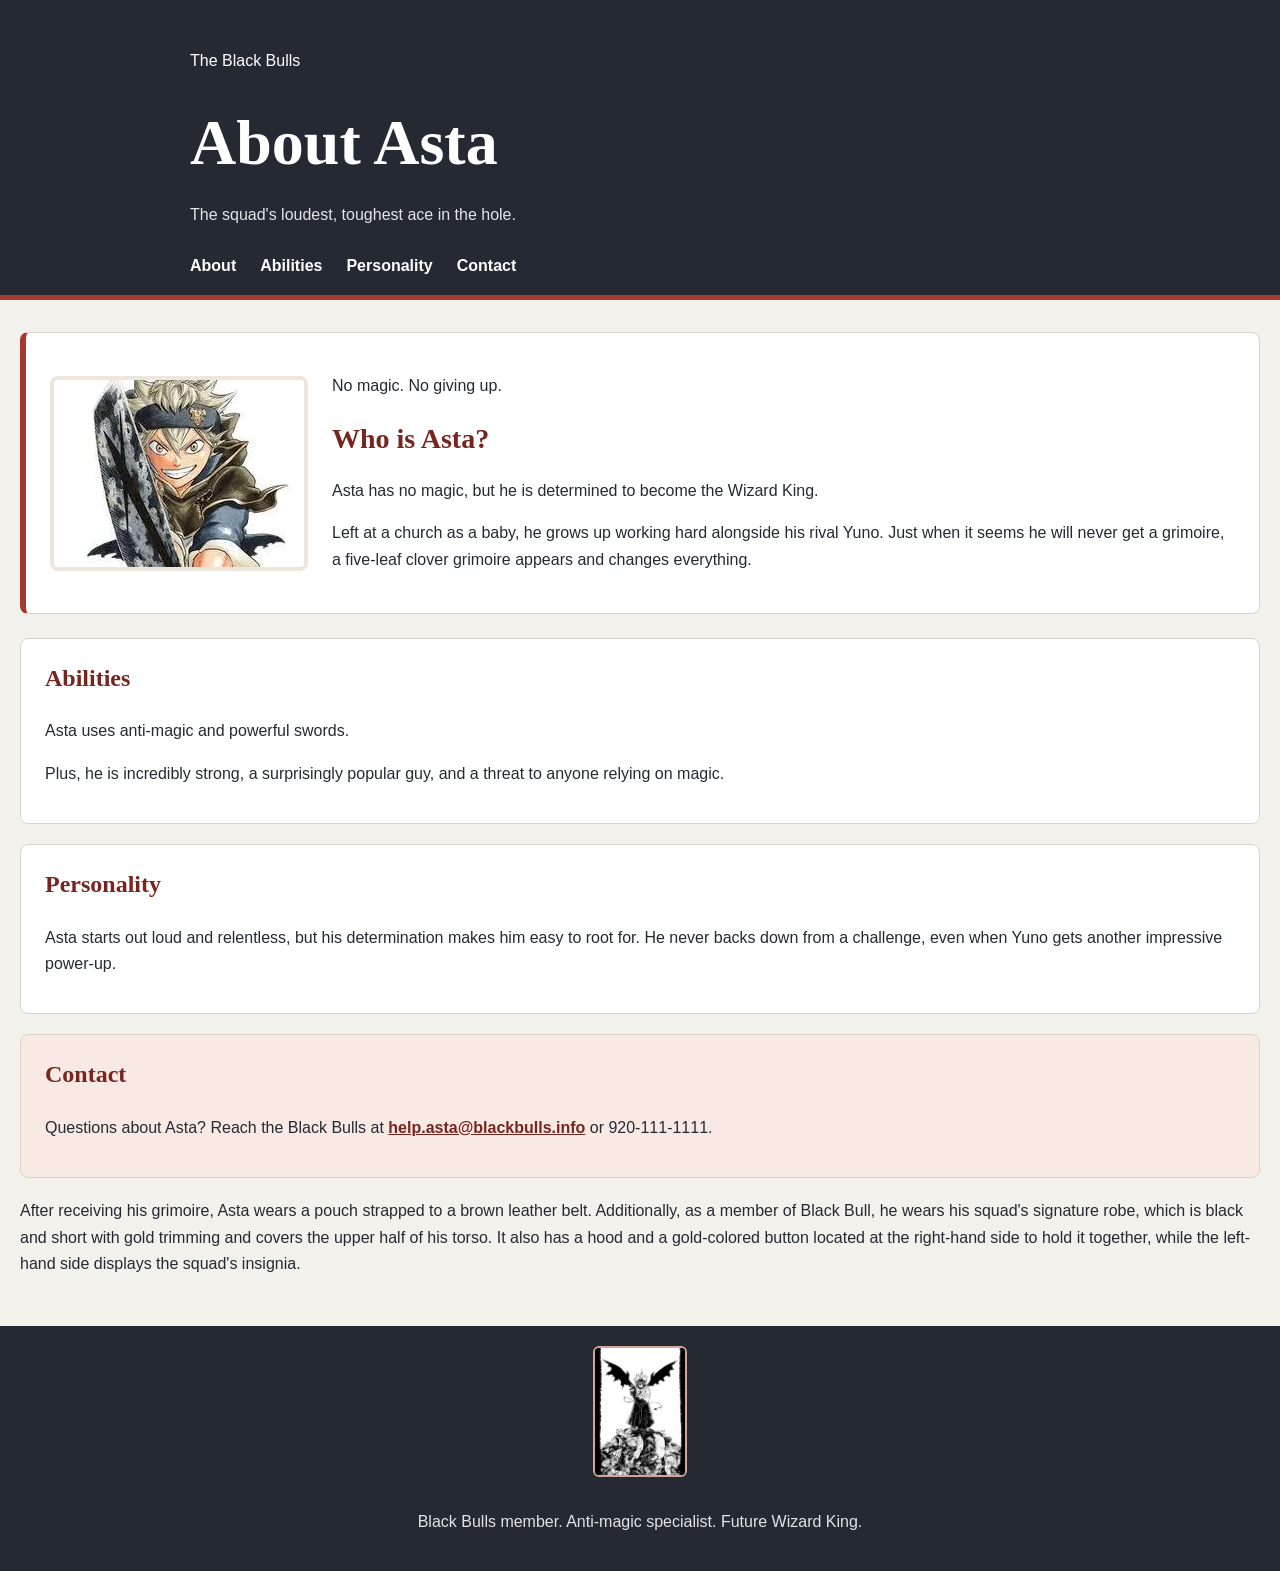
<file: index.html>
<!DOCTYPE html> 
<html lang="en">
<head>
    <meta charset="UTF-8">
    <meta name="viewport" content="width=device-width, initial-scale=1.0">
    <title>About Asta</title>
    <link rel="stylesheet" href="style.css">
</head>
<body>
    <header>
        <div class="header-content">
            <p class="eyebrow">The Black Bulls</p>
            <h1>About Asta</h1>
            <p class="tagline">The squad's loudest, toughest ace in the hole.</p>
            <nav aria-label="Main navigation">
                <a href="#about">About</a>
                <a href="#abilities">Abilities</a>
                <a href="#personality">Personality</a>
                <a href="#contact">Contact</a>
            </nav>
        </div>
    </header>
 
    <main>
        <section class="intro" id="about">
            <img src="asta.webp" alt="Asta charging forward with his sword" class="profile-image">
            <div class="intro-copy">
                <p class="eyebrow">No magic. No giving up.</p>
                <h2>Who is Asta?</h2>
                <p>Asta has no magic, but he is determined to become the Wizard King.</p>
                <p>Left at a church as a baby, he grows up working hard alongside his rival Yuno. Just when it seems he will never get a grimoire, a five-leaf clover grimoire appears and changes everything.</p>
            </div>
        </section>

        <section class="content-section" id="abilities">
            <h2>Abilities</h2>
            <p>Asta uses anti-magic and powerful swords.</p>
            <p>Plus, he is incredibly strong, a surprisingly popular guy, and a threat to anyone relying on magic.</p>
        </section>
        <section class="content-section" id="personality">
            <h2>Personality</h2>
            <p>Asta starts out loud and relentless, but his determination makes him easy to root for. He never backs down from a challenge, even when Yuno gets another impressive power-up.</p>
        </section>
        <section class="content-section contact-section" id="contact">
            <h2>Contact</h2>
            <p>Questions about Asta? Reach the Black Bulls at <a href="mailto:help.asta@blackbulls.info">help.asta@blackbulls.info</a> or 920-111-1111.</p>
        </section>
        <section> 
            <p> After receiving his grimoire, Asta wears a pouch strapped to a brown leather belt. Additionally, as a member of Black Bull, he wears his squad's signature robe, which is black and short with gold trimming and covers the upper half of his torso. It also has a hood and a gold-colored button located at the right-hand side to hold it together, while the left-hand side displays the squad's insignia.
        
            </p>
        </section>
    </main>

    <footer>
        <img class="footer-image" src="asta2.webp" alt="Black-and-white illustration of Asta standing over defeated opponents">
        <p>Black Bulls member. Anti-magic specialist. Future Wizard King.</p>
    </footer>
</body>
</html>
</file>
<file: style.css>
body {
    margin: 0;
    background-color: #f3f1ec;
    color: #252a32;
    font-family: "Trebuchet MS", Verdana, sans-serif;
    line-height: 1.65;
}

header {
    background: #252a32;
    border-bottom: 5px solid #a6382d;
    color: white;
    padding: 2rem 1.5rem 1rem;
} 

.header-content {
    margin: 0 auto;
    max-width: 900px;
}


h1 {
    font-family: Georgia, "Times New Roman", serif;
    font-size: 2rem;
    margin: 0;
}

@media (width >= 1200px) {
    h1 {
        font-size: 4rem;
    }
}

.tagline {
    color: #e2e4e7;
    margin: 0.4rem 0 1.5rem;
}

nav {
    display: flex;
    gap: 1.5rem;
}

nav a {
    color: white;
    font-weight: 700;
    text-decoration: none;
}

nav a:hover {
    color: #f0b9ad;
    text-decoration: underline;
}

main {
    margin: 0 auto;
    max-width: 100%;
    padding: 2rem 1.25rem;
}

.intro {
    align-items: center;
    background-color: white;
    border: 1px solid #d8d4cc;
    border-left: 6px solid #a6382d;
    border-radius: 8px;
    display: flex;
    gap: 1.5rem;
    margin-bottom: 1.5rem;
    padding: 1.5rem;
}

.profile-image {
    border: 4px solid #eee6dc;
    border-radius: 8px;
    max-width: 100%;
}

.intro-copy h2 {
    color: #76251f;
    font-family: Georgia, "Times New Roman", serif;
    font-size: 1.75rem;
    margin: 0 0 0.75rem;
}

.content-section {
    background-color: white;
    border: 1px solid #d8d4cc;
    border-radius: 8px;
    margin-bottom: 1.25rem;
    padding: 1.25rem 1.5rem;
}

.content-section h2 {
    color: #76251f;
    font-family: Georgia, "Times New Roman", serif;
    margin-top: 0;
}

a {
    color: #76251f;
    font-weight: 700;
}

.contact-section {
    background-color: #f8e9e5;
}

.footer-image {
    border: 2px solid #d6a39a;
    border-radius: 6px;
    margin-bottom: 0.5rem;
    width: 90px;
}

footer {
    background-color: #252a32;
    color: #e2e4e7;
    padding: 1.25rem;
    text-align: center;
}

@media (width > 1300px) {
    .grid {
        grid-template-columns: 1fr 3fr 1fr;
        grid-template-areas: "nav main photos";
    }

    nav ul {flex-direction: column;}
    nav li {flex: unset;}

    h1 {
        font-size: calc(1.3rem + 3vw);
    }
    h2 { 
        font-size: calc(1rem + 2vw);
        margin: 0;
    }

    nav {
        flex-wrap: wrap;
    }

    .intro {
        flex-direction: column;
        align-items: flex-start;
    }
}
</file>
